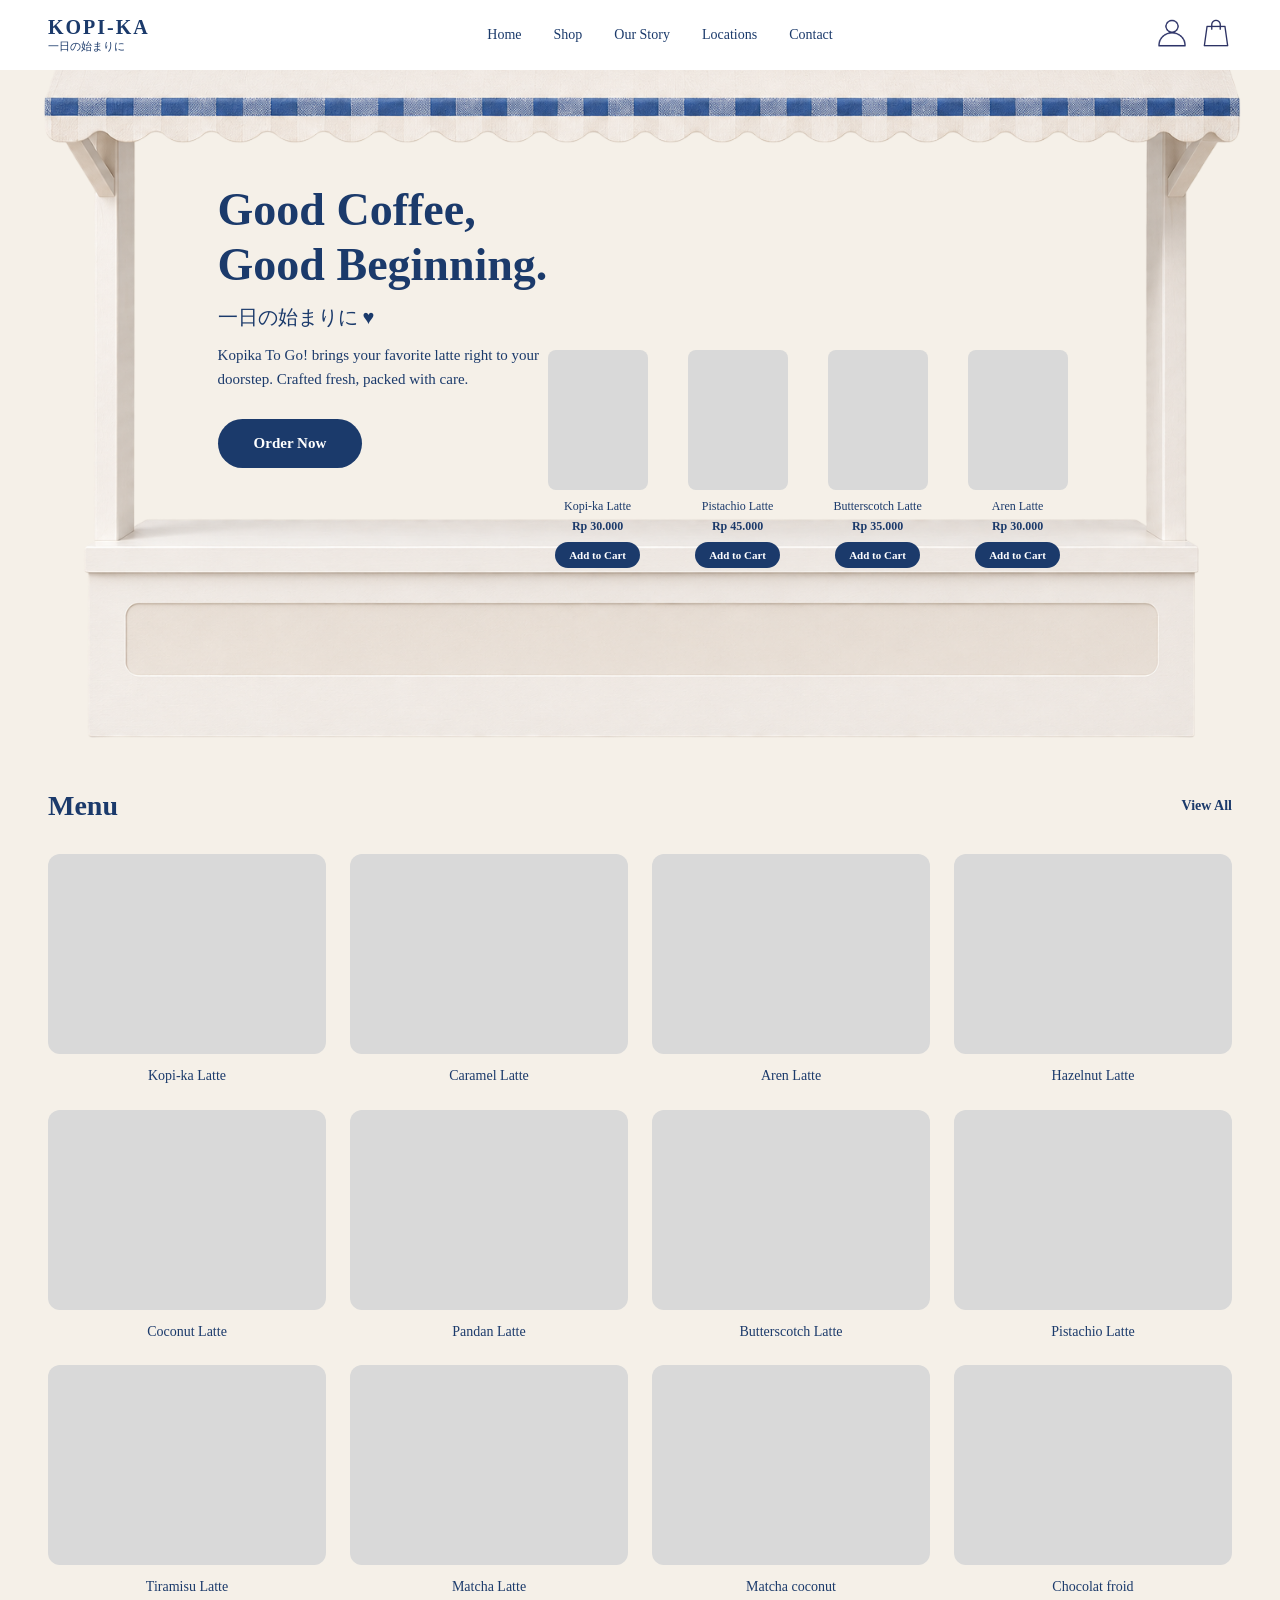
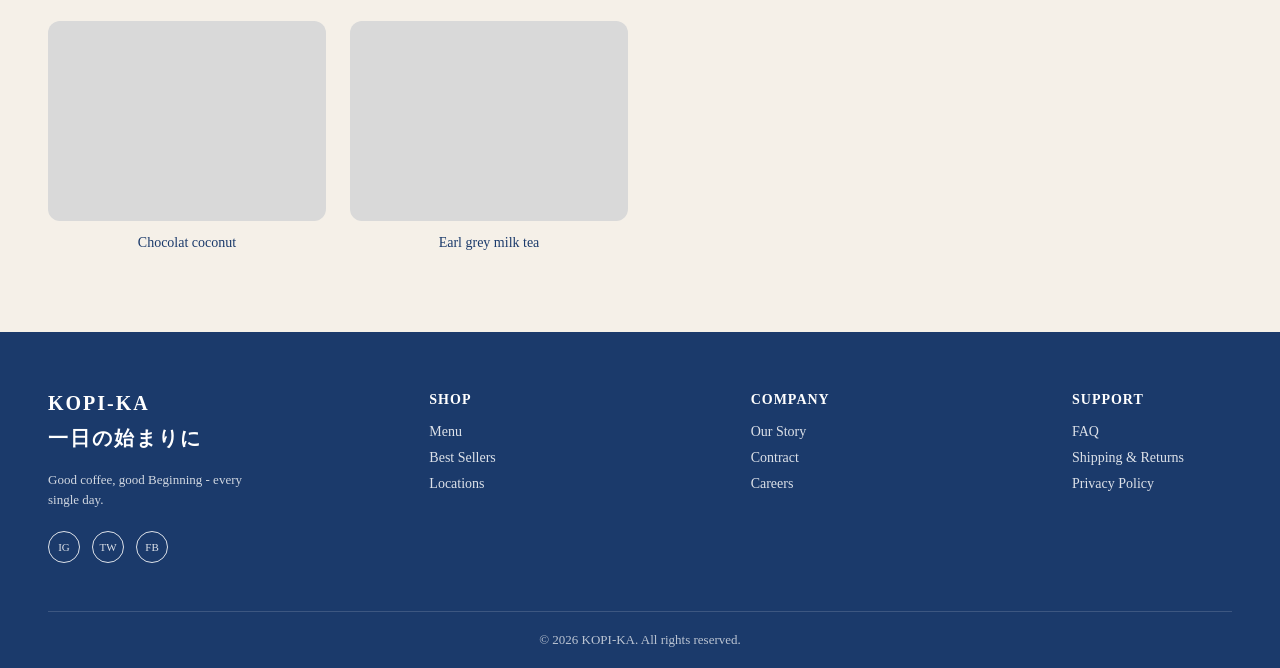
<file: index.html>
<!doctype html>
<html lang="en">
  <head>
    <meta charset="UTF-8" />
    <meta name="viewport" content="width=device-width, initial-scale=1.0" />
    <title>KOPI-KA</title>
    <link rel="stylesheet" href="css/style.css" />
  </head>
  <body>
    <header class="navbar">
      <div class="navbar-logo">
        <span class="logo-main">KOPI-KA</span>
        <span class="logo-sub">一日の始まりに</span>
      </div>

      <nav class="navbar-links">
        <a href="#">Home</a>
        <a href="#">Shop</a>
        <a href="#">Our Story</a>
        <a href="#">Locations</a>
        <a href="#">Contact</a>
      </nav>

      <div class="navbar-icons">
        <a href="#"><img src="images/user.png" alt="Profile" class="icon-profile"/></a>
        <a href="#"><img src="images/bag.png" alt="Cart" class="icon-cart"/></a>
      </div>
    </header>

    <section class="hero">

    <img src="images/stall.png" class="stall-img">

    <div class="hero-text">
        <h1>Good Coffee,<br>Good Beginning.</h1>
        <p class="hero-sub">一日の始まりに ♥</p>
        <p class="hero-desc">
            Kopika To Go! brings your favorite latte right to your doorstep.
            Crafted fresh, packed with care.
        </p>
        <a href="#" class="btn-primary">Order Now</a>
    </div>

    <div class="hero-cards">

      <div class="hero-card">
        <div class="card-img-placeholder"></div>
        <p class="card-name">Kopi-ka Latte</p>
        <p class="card-price">Rp 30.000</p>
        <a href="#" class="card-btn">Add to Cart</a>
      </div>

      <div class="hero-card">
        <div class="card-img-placeholder"></div>
        <p class="card-name">Pistachio Latte</p>
        <p class="card-price">Rp 45.000</p>
        <a href="#" class="card-btn">Add to Cart</a>
      </div>

      <div class="hero-card">
        <div class="card-img-placeholder"></div>
        <p class="card-name">Butterscotch Latte</p>
        <p class="card-price">Rp 35.000</p>
        <a href="#" class="card-btn">Add to Cart</a>
      </div>      

      <div class="hero-card">
        <div class="card-img-placeholder"></div>
        <p class="card-name">Aren Latte</p>
        <p class="card-price">Rp 30.000</p>
        <a href="#" class="card-btn">Add to Cart</a>
      </div>

    </div>
</section>

<section class="menu">
  <div class="menu-header">
    <h2>Menu</h2>
    <a href="#" class="view-all">View All</a>
  </div>

  <div class="menu-grid">

    <div class="product-card">
      <!-- <span class="badge">Menu</span> -->
      <div class="product-img-placeholder"></div>
      <p class="product-name">Kopi-ka Latte</p>
    </div>


    <div class="product-card">
      <!-- <span class="badge">Best Seller</span> -->
      <div class="product-img-placeholder"></div>
      <p class="product-name">Caramel Latte</p>
    </div>

    <div class="product-card">
      <!-- <span class="badge">Best Seller</span> -->
      <div class="product-img-placeholder"></div>
      <p class="product-name">Aren Latte</p>
    </div>

    <div class="product-card">
      <!-- <span class="badge">Best Seller</span> -->
      <div class="product-img-placeholder"></div>
      <p class="product-name">Hazelnut Latte</p>
    </div>

    <div class="product-card">
      <!-- <span class="badge">Best Seller</span> -->
      <div class="product-img-placeholder"></div>
      <p class="product-name">Coconut Latte</p>
    </div>

    <div class="product-card">
      <!-- <span class="badge">Best Seller</span> -->
      <div class="product-img-placeholder"></div>
      <p class="product-name">Pandan Latte</p>
    </div>

    <div class="product-card">
      <!-- <span class="badge">Best Seller</span> -->
      <div class="product-img-placeholder"></div>
      <p class="product-name">Butterscotch Latte</p>
    </div>

    <div class="product-card">
      <!-- <span class="badge">Best Seller</span> -->
      <div class="product-img-placeholder"></div>
      <p class="product-name">Pistachio Latte</p>
    </div>

    <div class="product-card">
      <!-- <span class="badge">Best Seller</span> -->
      <div class="product-img-placeholder"></div>
      <p class="product-name">Tiramisu Latte</p>
    </div>

    <div class="product-card">
      <!-- <span class="badge">Best Seller</span> -->
      <div class="product-img-placeholder"></div>
      <p class="product-name">Matcha Latte</p>
    </div>

    <div class="product-card">
      <!-- <span class="badge">Best Seller</span> -->
      <div class="product-img-placeholder"></div>
      <p class="product-name">Matcha coconut</p>
    </div>

    <div class="product-card">
      <!-- <span class="badge">Best Seller</span> -->
      <div class="product-img-placeholder"></div>
      <p class="product-name">Chocolat froid</p>
    </div>

    <div class="product-card">
      <!-- <span class="badge">Best Seller</span> -->
      <div class="product-img-placeholder"></div>
      <p class="product-name">Chocolat coconut</p>
    </div>

    <div class="product-card">
      <!-- <span class="badge">Best Seller</span> -->
      <div class="product-img-placeholder"></div>
      <p class="product-name">Earl grey milk tea</p>
    </div>
  </div>
</section>

<footer class="footer">

  <div class="footer-top">

    <div class="footer-col footer-brand">
      <span class="logo-main">KOPI-KA</span>
      <span class="logo-main">一日の始まりに</span>
      <p class="footer-tagline">Good coffee, good Beginning - every single day.</p>
      <div class="footer-social">
        <a href="#">IG</a>
        <a href="#">TW</a>
        <a href="#">FB</a>
      </div>
    </div>

    <div class="footer-col">
      <h4>Shop</h4>
      <a href="#">Menu</a>
      <a href="#">Best Sellers</a>
      <a href="#">Locations</a>
    </div>

    <div class="footer-col">
      <h4>Company</h4>
      <a href="#">Our Story</a>
      <a href="#">Contract</a>
      <a href="#">Careers</a>
    </div>

    <div class="footer-col">
      <h4>Support</h4>
      <a href="#">FAQ</a>
      <a href="#">Shipping & Returns</a>
      <a href="#">Privacy Policy</a>
    </div>

  </div>

  <div class="footer-bottom">
    <p>&copy; 2026 KOPI-KA. All rights reserved.</p>
  </div>
</footer>
  </body>
</html>
</file>
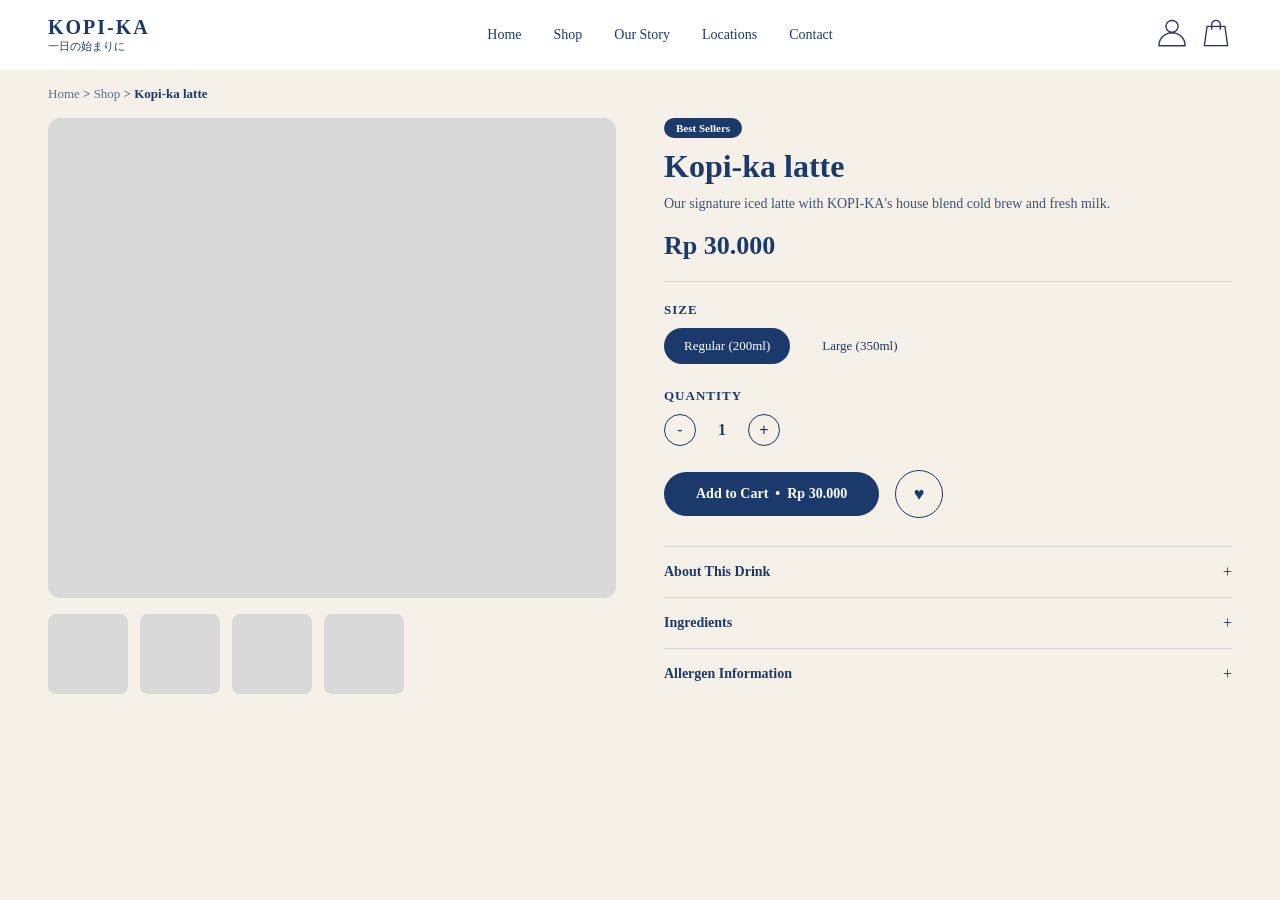
<file: item.html>
<!DOCTYPE html>
<html lang="en">
<head>
    <meta charset="UTF-8">
    <meta name="viewport" content="width=device-width, initial-scale=1.0">
    <title>KOPI-KA Item</title>
    <link rel="stylesheet" href="css/style.css">
</head>
<body>

    <header class="navbar">
        <div class="navbar-logo">
            <span class="logo-main">KOPI-KA</span>
            <span class="logo-sub">一日の始まりに</span>
        </div>

        <nav class="navbar-links">
            <a href="index.html">Home</a>
            <a href="#">Shop</a>
            <a href="#">Our Story</a>
            <a href="#">Locations</a>
            <a href="#">Contact</a>
        </nav>

        <div class="navbar-icons">
            <a href="#"><img src="images/user.png" alt="Profile" class="icon-profile"></a>
            <a href="#"><img src="images/bag.png" alt="Cart" class="icon-cart"></a>
        </div>
    </header>

    <div class="breadcrumb">
        <a href="index.html">Home</a> &gt; <a href="#">Shop</a> &gt; <span>Kopi-ka latte</span>
    </div>

    <section class="item-page">
        <div class="item-gallery">

            <div class="main-img-placeholder"></div>
            
            <div class="thumbnail-row">
                <div class="thumb"></div>
                <div class="thumb"></div>
                <div class="thumb"></div>
                <div class="thumb"></div>
            </div>

        </div>

        <div class="item-info">

            <span class="badge">Best Sellers</span>

            <h1 class="item-title">Kopi-ka latte</h1>

            <p class="item-desc">Our signature iced latte with KOPI-KA's house blend cold brew and fresh milk.</p>

            <p class="item-price">Rp 30.000</p>

            <div class="size-selector">

                <p class="selector-label">Size</p>

                <div class="size-options">
                    <button class="size-btn active">Regular (200ml)</button>
                    <button class="size-btn">Large (350ml)</button>
                </div>
            </div>

            <div class="quantity-selector">

                <p class="selector-label">Quantity</p>

                <div class="quantity-controls">
                    <button class="qty-btn">-</button>
                    <span class="qty-value">1</span>
                    <button class="qty-btn">+</button>
                </div>
            </div>

            <div class="add-to-cart-row">
                <a href="#" class="btn-add-cart">Add to Cart &nbsp;•&nbsp; Rp 30.000</a>
                <button class="wishlist-btn"> &hearts;</button>
            </div>

            <div class="info-dropdown">
                <p class="dropdown-title">About This Drink <span class="dropdown-icon">+</span></p>
            </div>

            <div class="info-dropdown">
                <p class="dropdown-title">Ingredients <span class="dropdown-icon">+</span></p>
            </div>

            <div class="info-dropdown">
                <p class="dropdown-title">Allergen Information <span class="dropdown-icon">+</span></p>
            </div>
            
        </div>
    </section>
    
</body>
</html>
</file>
<file: css/style.css>
*{
    margin: 0;
    padding: 0;
    box-sizing: border-box;
}

:root{
    --cream: #F5F0E8;
    --navy: #1B3A6B;
    --white: #FFFFFF;
    --font-main: 'Georgia', serif;
}

body{
    background-color: var(--cream);
    color: var(--navy);
    font-family: var(--font-main);
    overflow-x: hidden;
}

.navbar{
    display: flex;
    justify-content: space-between;
    align-items: center;
    padding: 16px 48px;
    background-color: var(--white);
    position: relative;
    top: 0;
    z-index: 100;
}

.navbar-logo{
    display: flex;
    flex-direction: column;
    white-space: nowrap;
    min-width: 120px;
}

.logo-main{
    font-size:  20px;
    font-weight: bold;
    color: var(--navy);
    letter-spacing: 2px;
}

.logo-sub{
    font-size: 11px;
    color: var(--navy);
}

.navbar-links{
    display: flex;
    gap: 32px;
    list-style: none;
}

.navbar-links a{
    text-decoration: none;
    color: var(--navy);
    font-size: 14px;
    white-space: nowrap;
}

.navbar-links a:hover{
    text-decoration: underline;
}

.navbar-icons {
  display: flex;
  gap: 12px;                   
  font-size: 20px;
  min-width: 80px;
  justify-content: flex-end;
}

.icon-profile{
    width: 32px;
    height: 32px;
    object-fit: contain;
}

.icon-cart{
    width: 32px;
    height: 32px;
    object-fit: contain;
}

.navbar-icons a{
    text-decoration: none;
}

.hero{
    position: relative;
    min-height: 600px;
    width: 100%;
    overflow: visible;
    background-color: var(--cream);
    margin-top: -20px;
}

.stall-img{
    position: absolute;
    top: 0;
    left: 50%;
    transform: translateX(-50%);

    width: min(95vw, 1300px);
    max-width: 1300px;
    height: auto;

    z-index: 1;
}

.hero-text{
    position: absolute;
    z-index: 2;

    width: 340px;
    left: 17%;
    top: 22%;
}

.hero-text h1{
    font-size: 46px;
    font-weight: bold;
    color: var(--navy);
    line-height: 1.2;
    margin-bottom: 12px;
}

.hero-sub{
    font-size: 20px;
    color: var(--navy);
    margin-bottom: 12px;
}

.hero-desc{
    font-size: 15px;
    color: var(--navy);
    line-height: 1.6;
    margin-bottom: 28px;
}

.btn-primary {
  display: inline-block;       
  background-color: var(--navy);
  color: var(--white);
  padding: 16px 36px;
  border-radius: 30px;         
  text-decoration: none;
  font-size: 15px;
  font-weight: bold;
}

.btn-primary:hover{
    opacity: 0.85;
}

@media (max-width: 1200px){

    .hero{
        min-height: 500px;
    }

    .hero-text{
        width: 260px;
        padding-left: 40px;
        padding-top: 120px;
    }

    .hero-text h1{
        font-size: 32px;
    }

    .stall-img{
        width: 110%;
        left: 55%;
    }
}
@media (max-width: 768px){

    .hero{
        min-height: auto;
        padding-bottom: 50px;
    }

    .hero-text{
        position: relative;
        width: 100%;
        max-width: 300px;
        padding: 50px 20px;
    }

    .stall-img{
        width: 180%;
        left: 50%;
        top: 0;
    }
}

/* Card */

.hero-cards{
    position: absolute;
    z-index: 2;
    display: flex;
    gap: 20px;
    left: 42%;
    top: 50%;
}

.hero-card{
    display: flex;
    flex-direction: column;
    align-items: center;
    width: 120px;
}

.card-img-placeholder{
    width: 100px;
    height: 140px;
    background-color: #D9D9D9;
    border-radius: 8px;
    margin-bottom: 8px;
}

.card-name{
    font-size: 12px;
    color: var(--navy);
    text-align: center;
    margin-bottom: 4px;
    line-height: 1.4;
}

.card-price{
    font-size: 12px;
    color: var(--navy);
    font-weight: bold;
    margin-bottom: 8px;
}

.card-btn{
    display: inline-block;
    background-color: var(--navy);
    color: var(--white);
    padding: 7px 14px;
    border-radius: 20px;
    text-decoration: none;
    font-size: 11px;
    font-weight: bold;
    white-space: nowrap;
}

.card-btn:hover{
    opacity: 0.85;
}

/* ── Menu ── */
.menu {
  padding: 80px 48px;          /* breathing room top/bottom and sides */
  margin-top: 60px;
  background-color: var(--cream);
}

.menu-header {
  display: flex;               /* title left, view all right */
  justify-content: space-between;
  align-items: center;
  margin-bottom: 32px;         /* gap below header before grid */
}

.menu-header h2 {
  font-size: 28px;             /* section title size */
  font-weight: bold;
  color: var(--navy);
}

.view-all {
  font-size: 14px;
  color: var(--navy);
  text-decoration: none;
  font-weight: bold;
}

.view-all:hover {
  text-decoration: underline;
}

.menu-grid {
  display: grid;               /* 4 cards side by side */
  gap: 24px;                   /* space between cards */
  grid-template-columns: repeat(4, 1fr);
}

.product-card {
  flex: 1;                     /* each card takes equal width */
  display: flex;
  flex-direction: column;      /* badge, image, name stacked vertically */
  align-items: center;
  position: relative;          /* needed for badge positioning */
  cursor: pointer;
}

.badge {
  background-color: var(--navy); /* navy pill */
  color: var(--white);
  font-size: 11px;
  padding: 4px 12px;
  border-radius: 20px;         /* pill shape */
  margin-bottom: 12px;         /* gap below badge before image */
  font-weight: bold;
}

.product-img-placeholder {
  width: 100%;                 /* fills card width */
  height: 200px;               /* tall enough to look like a product image */
  background-color: #D9D9D9;   /* grey placeholder */
  border-radius: 12px;         /* rounded corners */
  margin-bottom: 12px;
  transition: transform 0.3s ease;
  overflow: hidden;
}

.product-name {
  font-size: 14px;
  color: var(--navy);
  text-align: center;
  line-height: 1.4;
}

.product-card:hover .product-img-placeholder{
    transform: scale(1.05);
    border-radius: 12px;
}
/* ── Footer ── */
.footer {
  background-color: var(--navy);    /* dark navy background, flips the color scheme */
  color: var(--white);              /* white text on dark background */
  padding: 60px 48px 0;             /* top/sides padding, 0 bottom (bottom bar handles that) */
}

.footer-top {
  display: flex;                    /* 4 columns side by side */
  justify-content: space-between;   /* spreads columns evenly */
  flex-wrap: wrap;                  /* wraps to new line on small screens */
  gap: 32px;                        /* space between columns if they wrap */
  max-width: 1200px;
  margin: 0 auto;                   /* centers the whole row */
  padding-bottom: 48px;             /* gap before the bottom bar */
}

.footer-col {
  display: flex;
  flex-direction: column;           /* stacks links vertically */
  gap: 10px;                        /* space between each link */
  min-width: 160px;                 /* prevents columns getting too squished */
}

.footer-col h4 {
  font-size: 14px;
  margin-bottom: 6px;               /* gap below heading before links start */
  color: var(--white);
  text-transform: uppercase;        /* makes "Shop" become "SHOP" */
  letter-spacing: 1px;
}

.footer-col a {
  color: var(--white);
  text-decoration: none;
  font-size: 14px;
  opacity: 0.85;                    /* slightly muted compared to headings */
}

.footer-col a:hover {
  opacity: 1;                       /* fully bright on hover */
  text-decoration: underline;
}

.footer-brand .logo-main {
  color: var(--white);              /* overrides navy logo color for dark background */
  font-size: 20px;
}

.footer-brand .logo-sub {
  color: var(--white);
  opacity: 0.8;
}

.footer-tagline {
  font-size: 13px;
  opacity: 0.8;
  line-height: 1.5;
  margin-top: 8px;
  max-width: 220px;                 /* keeps tagline from stretching too wide */
}

.footer-social {
  display: flex;
  gap: 12px;                        /* space between social links */
  margin-top: 12px;
}

.footer-social a {
  border: 1px solid var(--white);   /* outlined circle look */
  border-radius: 50%;               /* makes it circular */
  width: 32px;
  height: 32px;
  display: flex;
  align-items: center;
  justify-content: center;          /* centers the text inside the circle */
  font-size: 11px;
}

.footer-bottom {
  border-top: 1px solid rgba(255,255,255,0.15); /* faint line separating bottom bar */
  padding: 20px 0;
  text-align: center;
}

.footer-bottom p {
  font-size: 13px;
  opacity: 0.7;
}

.breadcrumb{
  padding: 16px 48px;
  font-size: 13px;
  color: var(--navy);
}

.breadcrumb a{
  color: var(--navy);
  text-decoration: none;
  opacity: 0.7;
}

.breadcrumb a:hover{
  text-decoration: underline;
}

.breadcrumb span{
  font-weight: bold;
}

.item-page{
  display: flex;
  gap: 48px;
  padding: 0 48px 60px;
}

.item-gallery{
  flex: 1;
}

.item-info{
  flex: 1;
}

.main-img-placeholder{
  width: 100%;
  height: 480px;
  background-color: #D9D9D9;
  border-radius: 12px;
  margin-bottom: 16px;
}

.thumbnail-row{
  display: flex;
  gap: 12px;
}

.thumb{
  width: 80px;
  height: 80px;
  background-color: #D9D9D9;
  border-radius: 8px;
  cursor: pointer;  
}

.item-title{
  font-size: 32px;
  font-weight: bold;
  color: var(--navy);
  margin: 12px 0 8px;
}

.item-desc{
  font-size: 14px;
  color: var(--navy);
  line-height: 1.6;
  opacity: 0.85;
  margin-bottom: 16px;
}

.item-price{
  font-size: 26px;
  font-weight: bold;
  color: var(--navy);
  border-bottom: 1px solid rgba(27,58,107,0.15);
  padding-bottom: 20px;
  margin-bottom: 20px;
}

.selector-label{
  font-size: 13px;
  font-weight: bold;
  color: var(--navy);
  margin-bottom: 10px;
  text-transform: uppercase;
  letter-spacing: 1px;
}

.size-options{
  display: flex;
  gap: 12px;
  margin-bottom: 24px;
}

.size-btn{
  padding: 10px 20px;
  border: 1 px solid var(--navy);
  border-radius: 20px;
  background-color: transparent;
  color: var(--navy);
  font-size: 13px;
  font-family: var(--font-main);
  cursor: pointer;
}

.size-btn.active{
  background-color: var(--navy);
  color: var(--white);
}

.quantity-selector{
  margin-bottom: 24px;
}

.quantity-controls{
  display: flex;
  align-items: center;
  gap: 16px;
}

.qty-btn{
  width: 32px;
  height: 32px;
  border: 1px solid var(--navy);
  border-radius: 50%;
  background-color: transparent;
  color: var(--navy);
  font-size: 16px;
  cursor: pointer;
}

.qty-value{
  font-size: 16px;
  font-weight: bold;
  color: var(--navy);
  min-width: 20px;
  text-align: center;
}

.add-to-cart-row {
  display: flex;               
  align-items: center;
  gap: 16px;                   
  margin-bottom: 28px;         
}

.btn-add-cart {
  display: inline-block;
  background-color: var(--navy);
  color: var(--white);
  padding: 14px 32px;
  border-radius: 30px;         
  text-decoration: none;
  font-size: 14px;
  font-weight: bold;
}

.btn-add-cart:hover {
  opacity: 0.85;
}

.wishlist-btn {
  width: 48px;                 
  height: 48px;
  border: 1px solid var(--navy);
  border-radius: 50%;        
  background-color: transparent;
  color: var(--navy);
  font-size: 18px;
  cursor: pointer;
}

.info-dropdown {
  border-top: 1px solid rgba(27,58,107,0.15); 
  padding: 16px 0;             
  cursor: pointer;             
}

.dropdown-title {
  display: flex;               
  justify-content: space-between;
  align-items: center;
  font-size: 14px;
  font-weight: bold;
  color: var(--navy);
}

.dropdown-icon {
  font-size: 16px;
  font-weight: normal;
}
</file>
